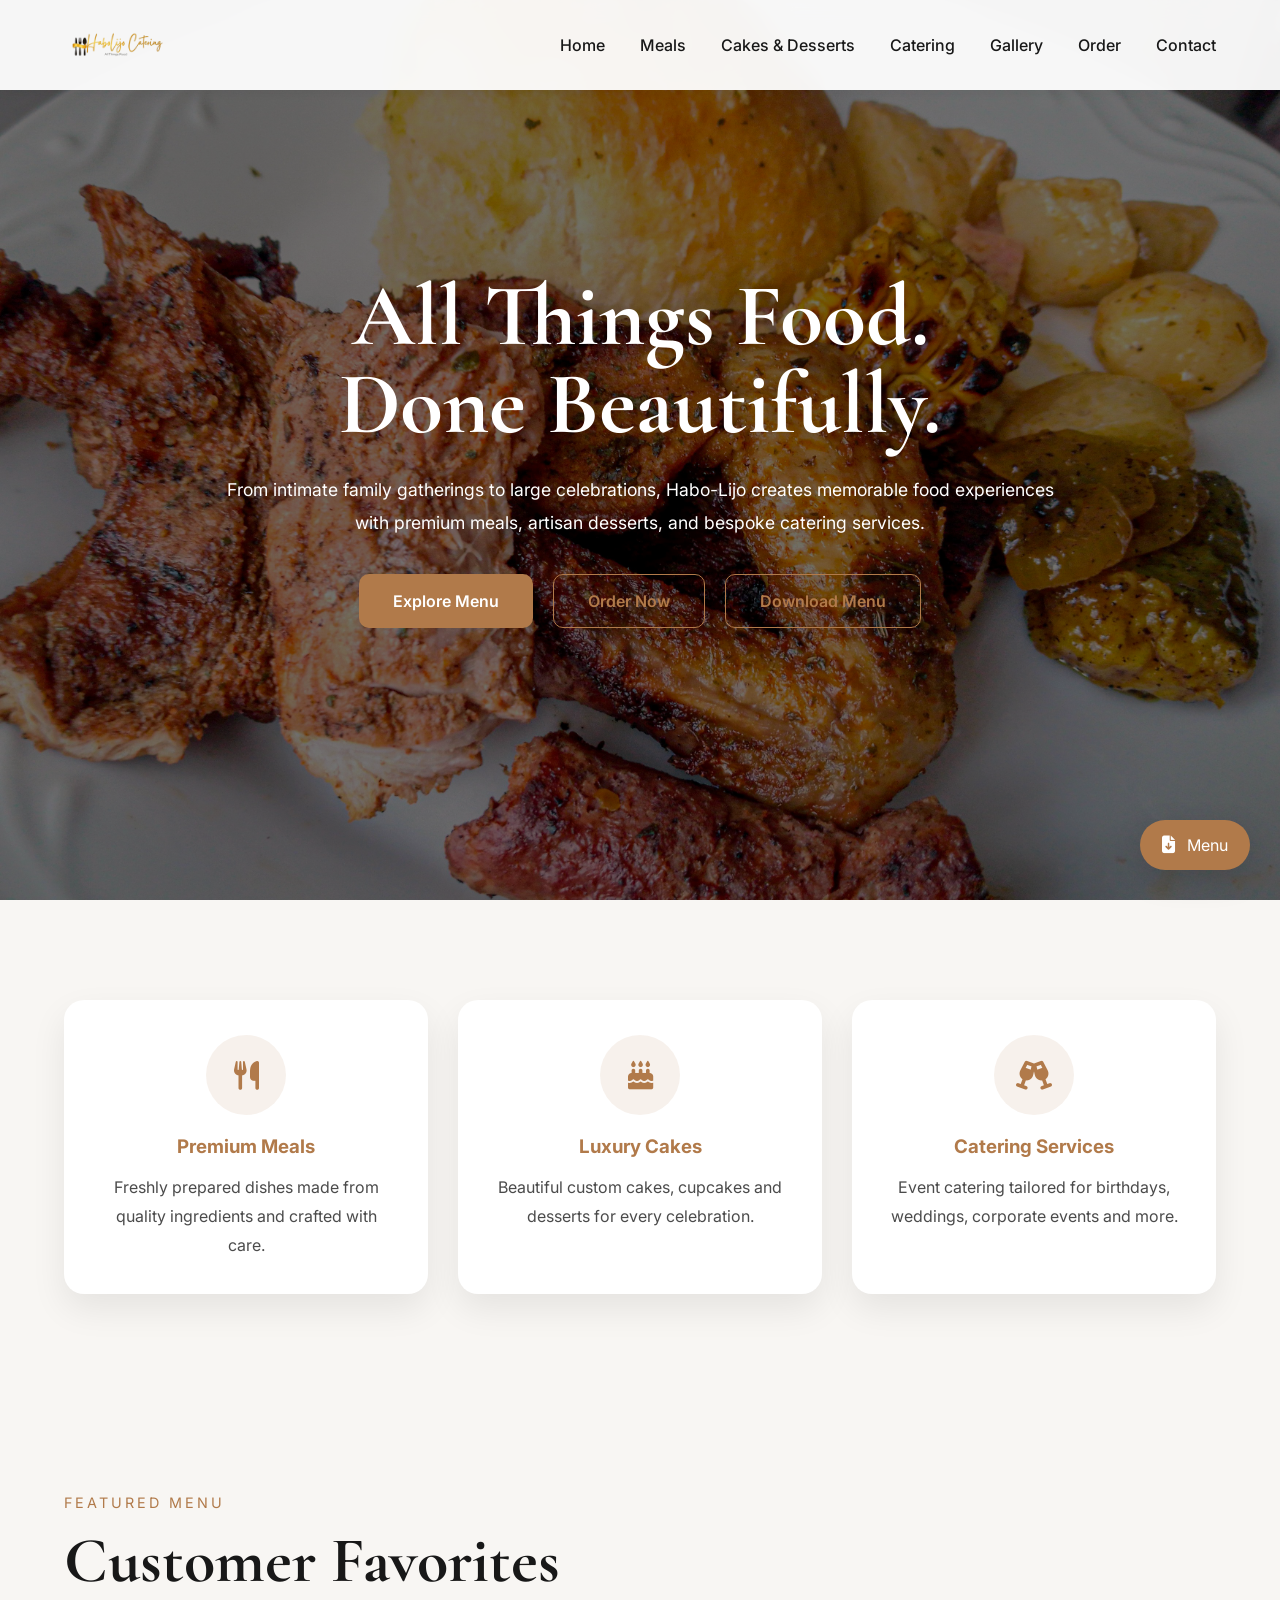
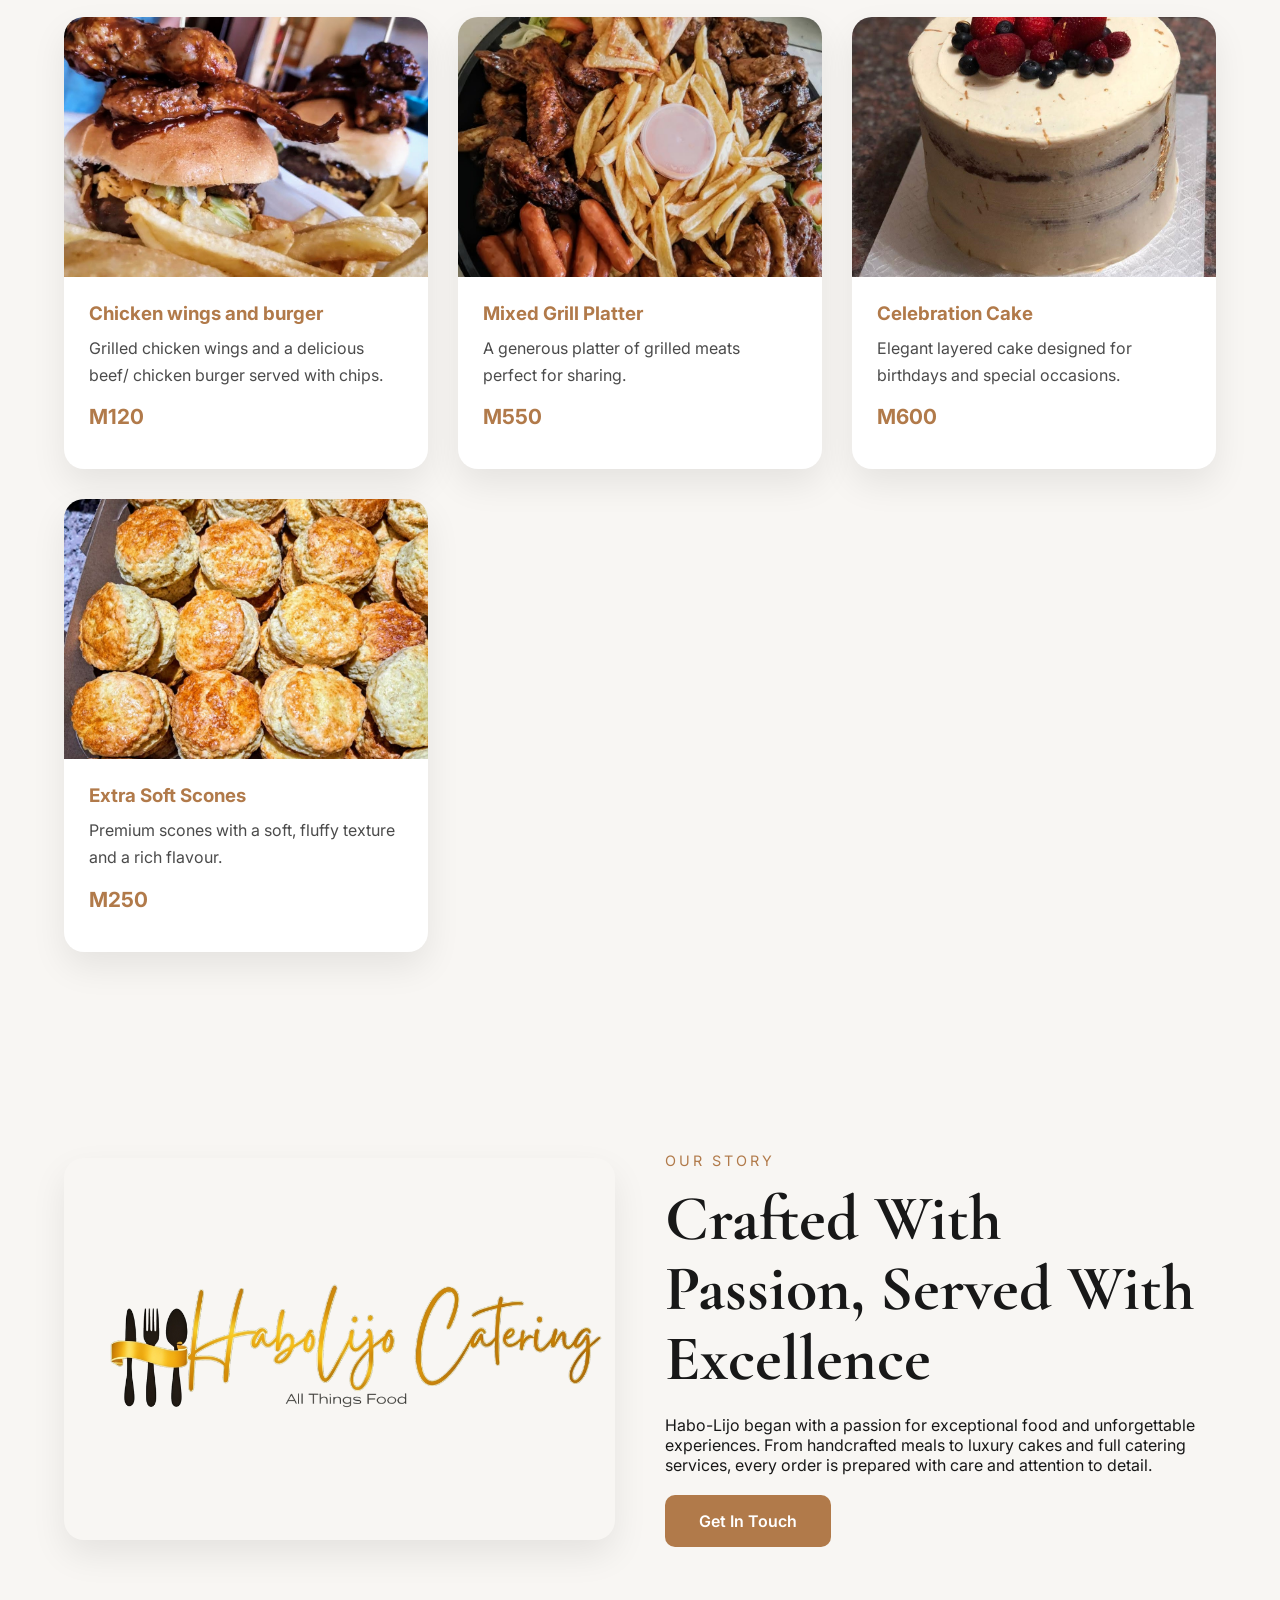
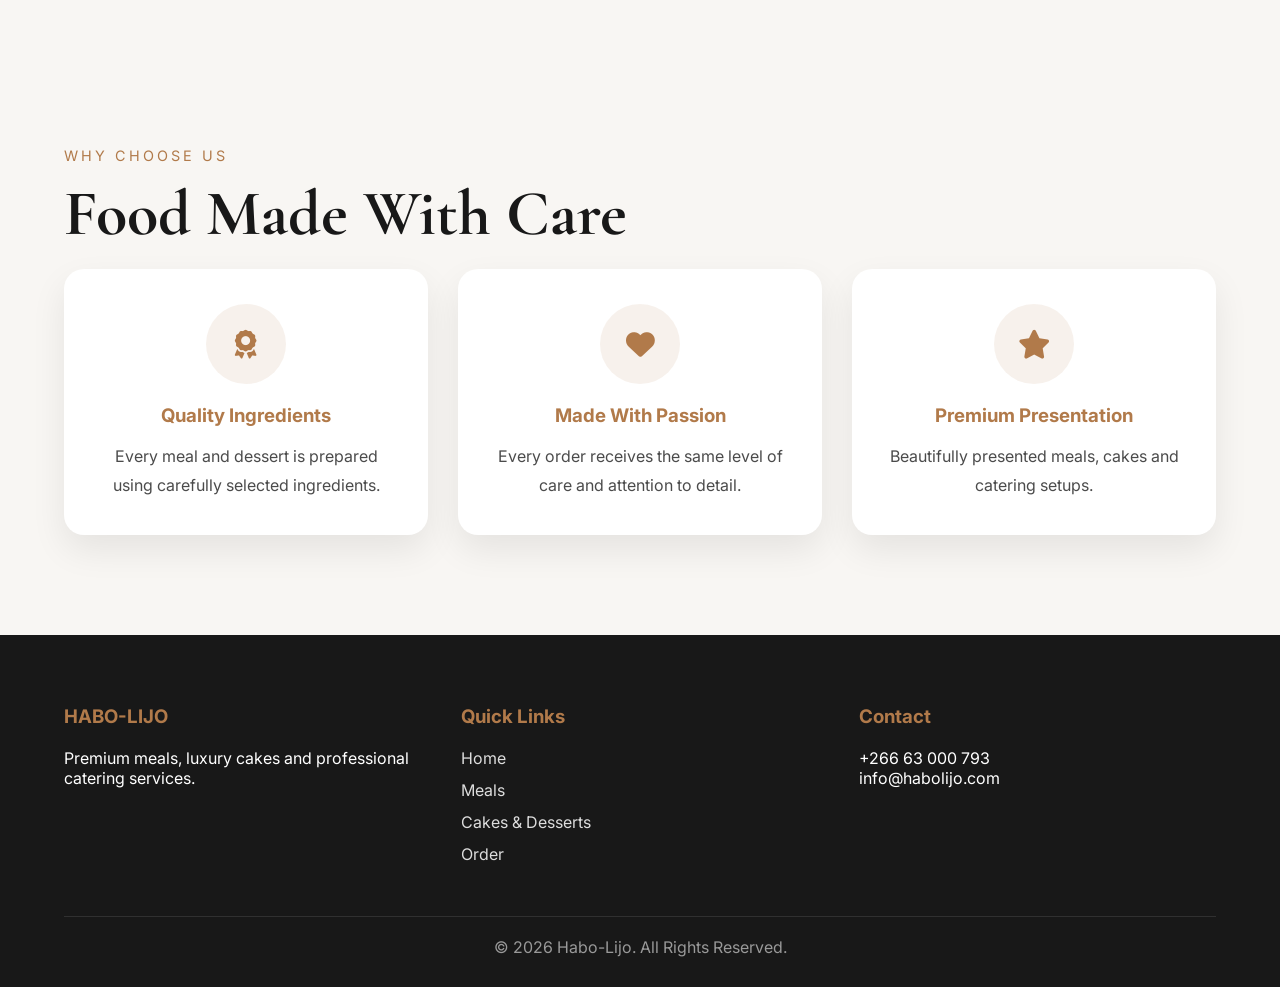
<file: index.html>
<!DOCTYPE html>
<html lang="en">

<head>

    <meta charset="UTF-8">

    <meta
        name="viewport"
        content="width=device-width, initial-scale=1.0">

    <title>
        Habo-Lijo | All Things Food
    </title>

    <!-- Google Fonts -->

    <link rel="preconnect"
        href="https://fonts.googleapis.com">

    <link rel="preconnect"
        href="https://fonts.gstatic.com"
        crossorigin>

    <link href="https://fonts.googleapis.com/css2?family=Cormorant+Garamond:wght@400;500;600;700&family=Inter:wght@300;400;500;600;700&display=swap"
        rel="stylesheet">

    <!-- Font Awesome -->

    <link rel="stylesheet"
        href="https://cdnjs.cloudflare.com/ajax/libs/font-awesome/6.5.2/css/all.min.css">

    <!-- Styles -->

    <link rel="stylesheet"
        href="css/style.css">

</head>

<body>

    <!-- ==========================================
         NAVBAR
    =========================================== -->

    <header class="navbar">

        <div class="container nav-container">

            <a href="index.html"
                class="logo">

                <img
                    src="images/logo.png"
                    alt="Habo-Lijo">

            </a>

            <nav class="nav-links">

                <a href="index.html">Home</a>

                <a href="meals.html">Meals</a>

                <a href="cakes.html">
                    Cakes & Desserts
                </a>

                <a href="catering.html">
                    Catering
                </a>

                <a href="gallery.html">
                    Gallery
                </a>

                <a href="order.html">
                    Order
                </a>

                <a href="contact.html">
                    Contact
                </a>

            </nav>

            <div class="menu-toggle">

                <i class="fa-solid fa-bars"></i>

            </div>

        </div>

    </header>

    <!-- ==========================================
         HERO
    =========================================== -->

    <section class="hero">

        <div class="hero-content">

          

            <h1>

               All Things Food.
                <br>

                Done Beautifully.
                <br>


            </h1>

            <p>

                From intimate family gatherings
                to large celebrations,
                Habo-Lijo creates memorable food
                experiences with premium meals,
                artisan desserts, and bespoke
                catering services.

            </p>

            <div class="hero-buttons">

                <a href="meals.html"
                    class="btn btn-primary">

                    Explore Menu

                </a>

                <a href="order.html"
                    class="btn btn-secondary">

                    Order Now

                </a>
                <a
href="assets/menu.pdf"
download
class="btn btn-secondary">

Download Menu

</a>

            </div>

        </div>

    </section>

    <!-- ==========================================
         FEATURES
    =========================================== -->

    <section>

        <div class="container">

            <div class="features">

                <div class="feature-card">

                    <div class="feature-icon">

                        <i class="fa-solid fa-utensils"></i>

                    </div>

                    <h3>

                        Premium Meals

                    </h3>

                    <p>

                        Freshly prepared dishes made
                        from quality ingredients and
                        crafted with care.

                    </p>

                </div>

                <div class="feature-card">

                    <div class="feature-icon">

                        <i class="fa-solid fa-cake-candles"></i>

                    </div>

                    <h3>

                        Luxury Cakes

                    </h3>

                    <p>

                        Beautiful custom cakes,
                        cupcakes and desserts for
                        every celebration.

                    </p>

                </div>

                <div class="feature-card">

                    <div class="feature-icon">

                        <i class="fa-solid fa-champagne-glasses"></i>

                    </div>

                    <h3>

                        Catering Services

                    </h3>

                    <p>

                        Event catering tailored for
                        birthdays, weddings,
                        corporate events and more.

                    </p>

                </div>

            </div>

        </div>

    </section>

    <!-- ==========================================
         FEATURED ITEMS
    =========================================== -->

    <section>

        <div class="container">

            <p class="section-subtitle">

                Featured Menu

            </p>

            <h2 class="section-title">

                Customer Favorites

            </h2>

            <div class="card-grid">

                <!-- Meal 1 -->

                <div class="card">

                    <img
                        src="images/meals/chicken_and_burger.jpg"
                        class="card-image"
                        alt="Chicken">

                    <div class="card-content">

                        <h3>
                            Chicken wings and burger
                        </h3>

                        <p>

                            Grilled chicken wings 
                            and a delicious beef/ chicken burger served with
                            chips.

                        </p>

                        <span class="price">

                            M120

                        </span>

                    </div>

                </div>

                <!-- Meal 2 -->

                <div class="card">

                    <img
                        src="images/meals/Platter.jpg"
                        class="card-image"
                        alt="Platter">

                    <div class="card-content">

                        <h3>

                            Mixed Grill Platter

                        </h3>

                        <p>

                            A generous platter of
                            grilled meats perfect
                            for sharing.

                        </p>

                        <span class="price">

                            M550

                        </span>

                    </div>

                </div>

                <!-- Cake -->

                <div class="card">

                    <img
                        src="images/cakes/cake1.jpg"
                        class="card-image"
                        alt="Cake">

                    <div class="card-content">

                        <h3>

                            Celebration Cake

                        </h3>

                        <p>

                            Elegant layered cake
                            designed for birthdays
                            and special occasions.

                        </p>

                        <span class="price">

                            M600

                        </span>

                    </div>

                </div>

                <!-- Cake -->

                <div class="card">

                    <img
                        src="images/cakes/scones.jpg"
                        class="card-image"
                        alt="Cake">

                    <div class="card-content">

                        <h3>

                            Extra Soft Scones

                        </h3>

                        <p>

                            Premium scones with a soft, fluffy texture
                            and a rich flavour. 
                             
                          

                        </p>

                        <span class="price">

                            M250

                        </span>

                    </div>

                </div>

            </div>

        </div>

    </section>

    <!-- ==========================================
         ABOUT PREVIEW
    =========================================== -->

    <section>

        <div class="container">

            <div class="about-preview">

                <img
                    src="images/logo.png"
                    alt="Habo-Lijo">

                <div>

                    <p class="section-subtitle">

                        Our Story

                    </p>

                    <h2 class="section-title">

                        Crafted With Passion,
                        Served With Excellence

                    </h2>

                    <p>

                        Habo-Lijo began with a
                        passion for exceptional
                        food and unforgettable
                        experiences.

                        From handcrafted meals to
                        luxury cakes and full
                        catering services,
                        every order is prepared
                        with care and attention
                        to detail.

                    </p>

                    <br>

                    <a href="contact.html"
                        class="btn btn-primary">

                        Get In Touch

                    </a>

                </div>

            </div>

        </div>

    </section>

<section>

    <div class="container">

        <p class="section-subtitle">
            Why Choose Us
        </p>

        <h2 class="section-title">
            Food Made With Care
        </h2>

        <div class="card-grid">

            <div class="feature-card">

                <div class="feature-icon">
                    <i class="fa-solid fa-award"></i>
                </div>

                <h3>Quality Ingredients</h3>

                <p>
                    Every meal and dessert is prepared
                    using carefully selected ingredients.
                </p>

            </div>

            <div class="feature-card">

                <div class="feature-icon">
                    <i class="fa-solid fa-heart"></i>
                </div>

                <h3>Made With Passion</h3>

                <p>
                    Every order receives the same level
                    of care and attention to detail.
                </p>

            </div>

            <div class="feature-card">

                <div class="feature-icon">
                    <i class="fa-solid fa-star"></i>
                </div>

                <h3>Premium Presentation</h3>

                <p>
                    Beautifully presented meals,
                    cakes and catering setups.
                </p>

            </div>

        </div>

    </div>

</section>
<!-- FLOATING MENU BUTTON -->

<a
href="assets/menu.pdf"
download
class="floating-menu">

    <i class="fa-solid fa-file-arrow-down"></i>

    <span>Menu</span>

</a>
    <!-- ==========================================
         FOOTER
    =========================================== -->

    <footer class="footer">

        <div class="container">

            <div class="footer-grid">

                <div>

                    <h3>

                        HABO-LIJO

                    </h3>

                    <p>

                        Premium meals, luxury
                        cakes and professional
                        catering services.

                    </p>

                </div>

                <div>

                    <h3>

                        Quick Links

                    </h3>

                    <a href="index.html">
                        Home
                    </a>

                    <a href="meals.html">
                        Meals
                    </a>

                    <a href="cakes.html">
                        Cakes & Desserts
                    </a>

                    <a href="order.html">
                        Order
                    </a>

                </div>

                <div>

                    <h3>

                        Contact

                    </h3>

                    <p>
                        +266 63 000 793
                    </p>

                    <p>
                        info@habolijo.com
                    </p>

                </div>

            </div>

            <div class="footer-bottom">

                © 2026 Habo-Lijo.
                All Rights Reserved.

            </div>

        </div>

    </footer>

    <script src="js/main.js"></script>

</body>

</html>
</file>
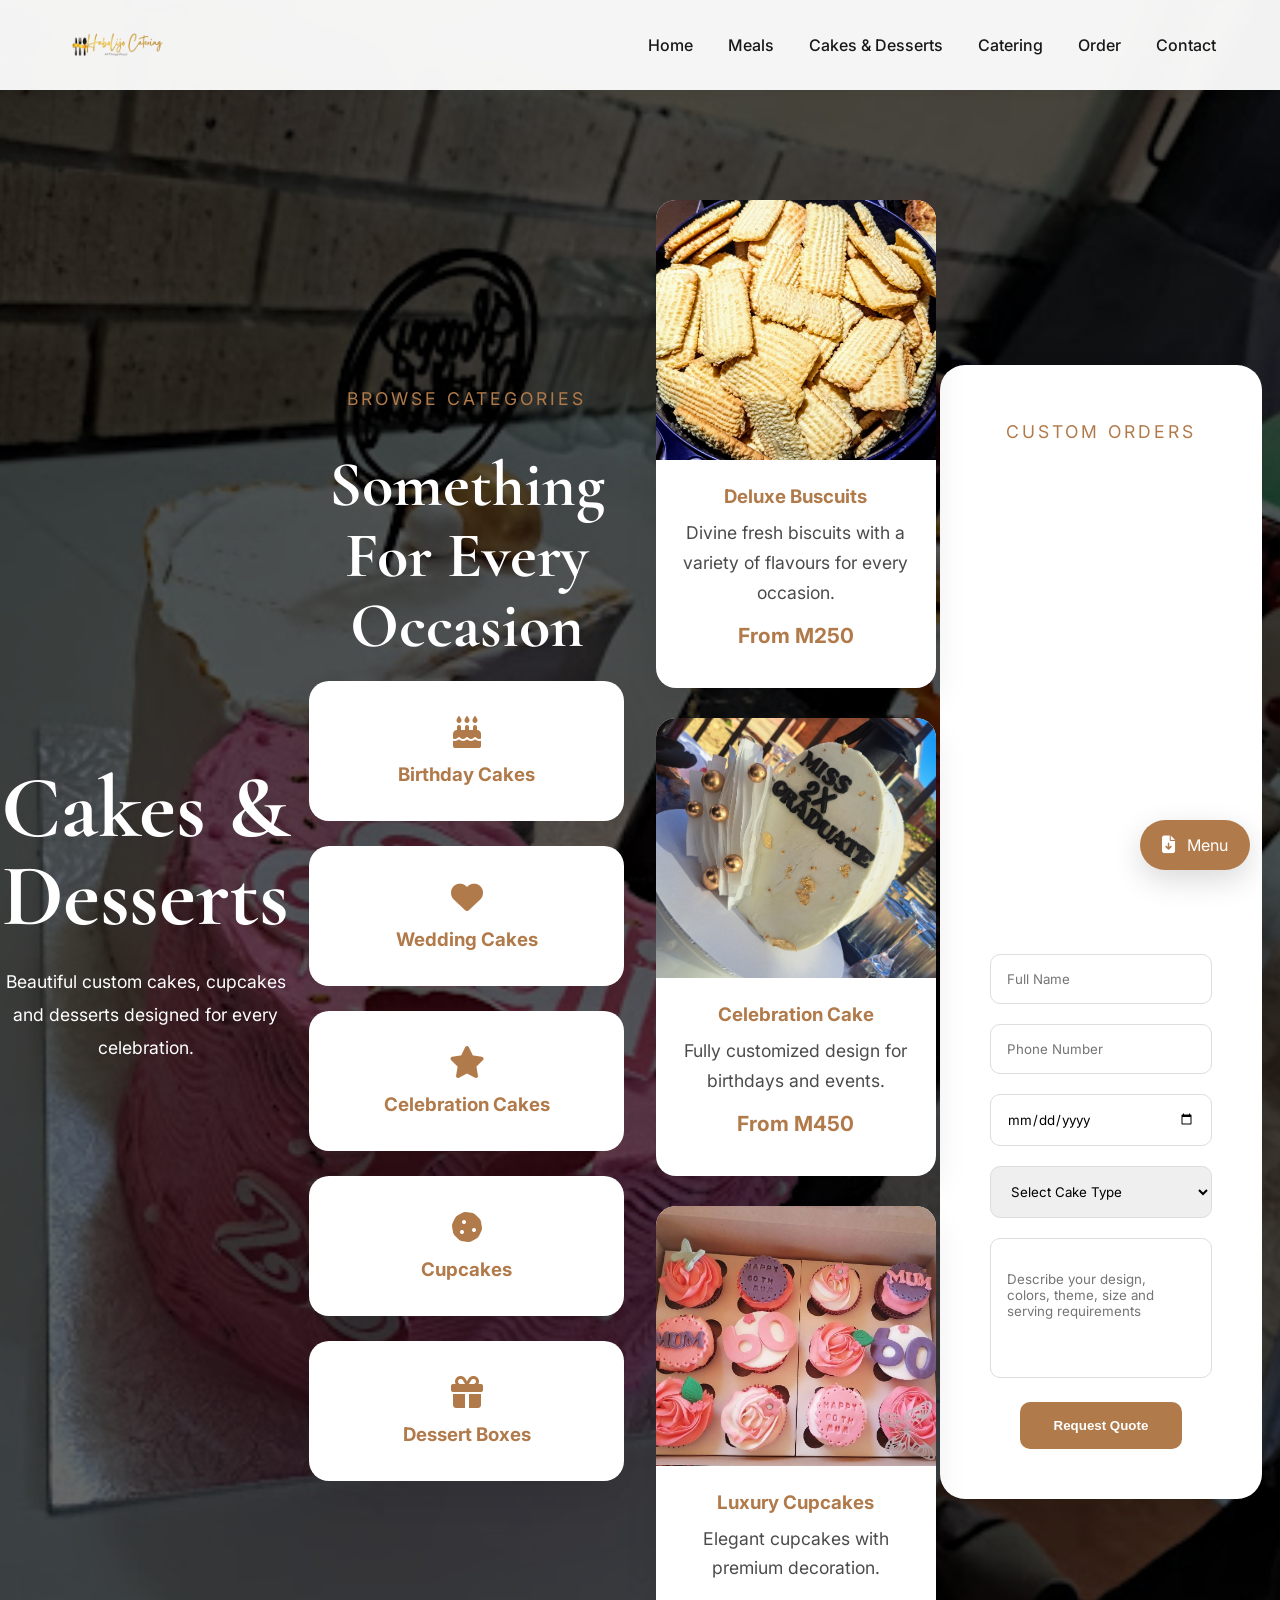
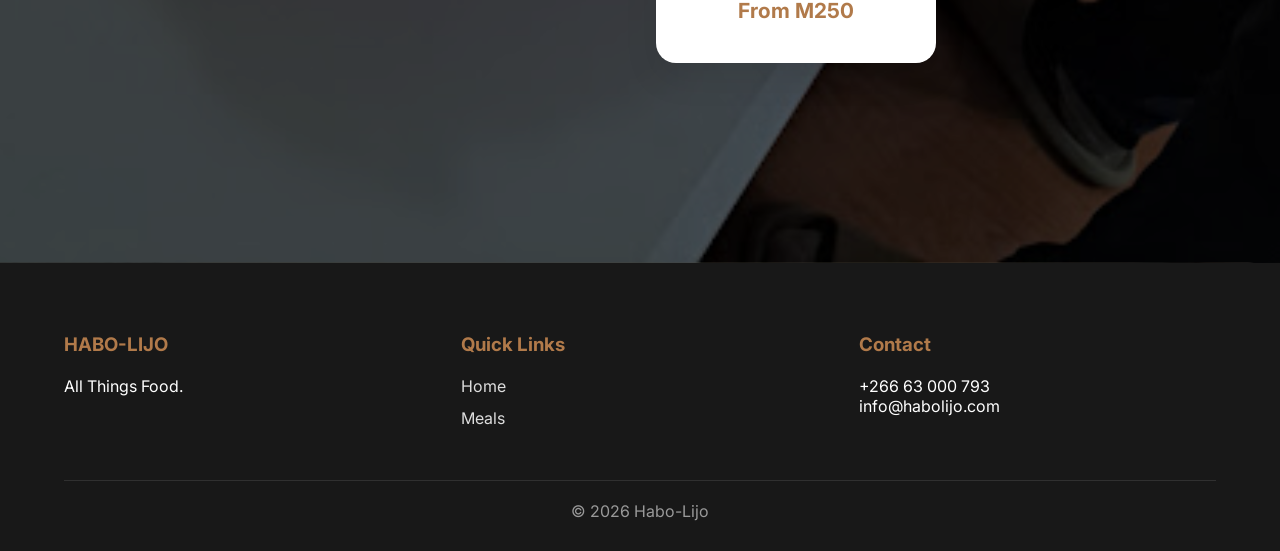
<file: cakes.html>
<!DOCTYPE html>
<html lang="en">

<head>

    <meta charset="UTF-8">

    <meta
        name="viewport"
        content="width=device-width, initial-scale=1.0">

    <title>
        Meals | Habo-Lijo
    </title>

    <link rel="preconnect"
        href="https://fonts.googleapis.com">

    <link rel="preconnect"
        href="https://fonts.gstatic.com"
        crossorigin>

    <link href="https://fonts.googleapis.com/css2?family=Cormorant+Garamond:wght@400;500;600;700&family=Inter:wght@300;400;500;600;700&display=swap"
        rel="stylesheet">

    <link rel="stylesheet"
        href="https://cdnjs.cloudflare.com/ajax/libs/font-awesome/6.5.2/css/all.min.css">

    <link rel="stylesheet"
        href="css/style.css">

</head>

<body>

    <!-- NAVBAR -->

    <header class="navbar">

        <div class="container nav-container">

            <a href="index.html"
                class="logo">

                <img
                    src="images/logo.png"
                    alt="Habo-Lijo">

            </a>

            <nav class="nav-links">

                <a href="index.html">Home</a>

                <a href="meals.html">Meals</a>

                <a href="cakes.html">
                    Cakes & Desserts
                </a>

                <a href="catering.html">
                    Catering
                </a>

              
                <a href="order.html">
                    Order
                </a>

                <a href="contact.html">
                    Contact
                </a>

            </nav>

            <div class="menu-toggle">

                <i class="fa-solid fa-bars"></i>

            </div>

        </div>

    </header>
<!-- HERO -->

<section class="hero"
style="
min-height:60vh;
background:
linear-gradient(
rgba(0,0,0,.6),
rgba(0,0,0,.6)),
url('images/cakes/cake-hero.jpg');
background-size:cover;
background-position:center;
">

    <div class="hero-content">

        <h1>
            Cakes & Desserts
        </h1>

        <p>

            Beautiful custom cakes,
            cupcakes and desserts
            designed for every celebration.

        </p>

    </div>

    
<section>

    <div class="container">

        <p class="section-subtitle">

            Browse Categories

        </p>

        <h2 class="section-title">

            Something For Every Occasion

        </h2>

        <div class="cake-categories">

            <div class="category-card">

                <i class="fa-solid fa-cake-candles"></i>

                <h3>Birthday Cakes</h3>

            </div>

            <div class="category-card">

                <i class="fa-solid fa-heart"></i>

                <h3>Wedding Cakes</h3>

            </div>

            <div class="category-card">

                <i class="fa-solid fa-star"></i>

                <h3>Celebration Cakes</h3>

            </div>

            <div class="category-card">

                <i class="fa-solid fa-cookie"></i>

                <h3>Cupcakes</h3>

            </div>

            <div class="category-card">

                <i class="fa-solid fa-gift"></i>

                <h3>Dessert Boxes</h3>

            </div>

        </div>

    </div>

</section>

<section>

    <div class="container">

        <div class="card-grid">

               <!-- Cake -->

            <div class="card">

                <img
                src="images/cakes/b.jpg"
                class="card-image">

                <div class="card-content">

                    <h3>
                         Deluxe Buscuits
                    </h3>

                    <p>

                        Divine fresh biscuits with a variety of flavours for every occasion.

                             

                    </p>

                    <span class="price">

                        From M250

                    </span>

                </div>

            </div>
            <!-- Cake -->

            <div class="card">

                <img
                src="images/cakes/grad-cake.jpg"
                class="card-image">

                <div class="card-content">

                    <h3>
                        Celebration Cake
                    </h3>

                    <p>

                        Fully customized design
                        for birthdays and events.

                    </p>

                    <span class="price">

                        From M450

                    </span>

                </div>

            </div>

            <!-- Cake -->

            <div class="card">

                <img
                src="images/cakes/cupcakes.jpg"
                class="card-image">

                <div class="card-content">

                    <h3>
                        Luxury Cupcakes
                    </h3>

                    <p>

                        Elegant cupcakes
                        with premium decoration.

                    </p>

                    <span class="price">

                        From M250

                    </span>

                </div>

            </div>

            <!-- Duplicate for more cakes -->

        </div>

    </div>

</section> 

<section class="custom-cake">

    <div class="container">

        <div class="custom-order-box">

            <p class="section-subtitle">

                Custom Orders

            </p>

            <h2 class="section-title">

                Design Your Dream Cake

            </h2>

            <p>

                Tell us exactly what you're
                looking for and we'll create
                something special for your event.

            </p>

            <form id="customCakeForm">

                <div class="form-group">

                    <input
                    type="text"
                    class="form-control"
                    placeholder="Full Name"
                    required>

                </div>

                <div class="form-group">

                    <input
                    type="tel"
                    class="form-control"
                    placeholder="Phone Number"
                    required>

                </div>

                <div class="form-group">

                    <input
                    type="date"
                    class="form-control"
                    required>

                </div>

                <div class="form-group">

                    <select
                    class="form-control">

                        <option>
                            Select Cake Type
                        </option>

                        <option>
                            Birthday Cake
                        </option>

                        <option>
                            Wedding Cake
                        </option>

                        <option>
                            Celebration Cake
                        </option>

                        <option>
                            Cupcakes
                        </option>

                    </select>

                </div>

                <div class="form-group">

                    <textarea
                    class="form-control"
                    placeholder="
Describe your design,
colors, theme, size and
serving requirements"></textarea>

                </div>

                <button
                class="btn btn-primary">

                    Request Quote

                </button>

            </form>

        </div>

    </div>

</section>

<!-- FLOATING MENU BUTTON -->

<a
href="assets/menu.pdf"
download
class="floating-menu">

    <i class="fa-solid fa-file-arrow-down"></i>

    <span>Menu</span>

</a>

</section>
   <!-- FOOTER -->

    <footer class="footer">

        <div class="container">

            <div class="footer-grid">

                <div>

                    <h3>

                        HABO-LIJO

                    </h3>

                    <p>

                        All Things Food.

                    </p>

                </div>

                <div>

                    <h3>

                        Quick Links

                    </h3>

                    <a href="index.html">
                        Home
                    </a>

                  
                    <a href="meals.html">
                        Meals
                    </a>

                </div>

                <div>

                    <h3>

                        Contact

                    </h3>

                    <p>
                        +266 63 000 793
                    </p>

                    <p>
                        info@habolijo.com
                    </p>

                </div>

            </div>

            <div class="footer-bottom">

                © 2026 Habo-Lijo

            </div>

        </div>

    </footer>

    <script src="js/main.js"></script>
    <script src="js/cakes.js"></script>

</body>

</html>
</file>
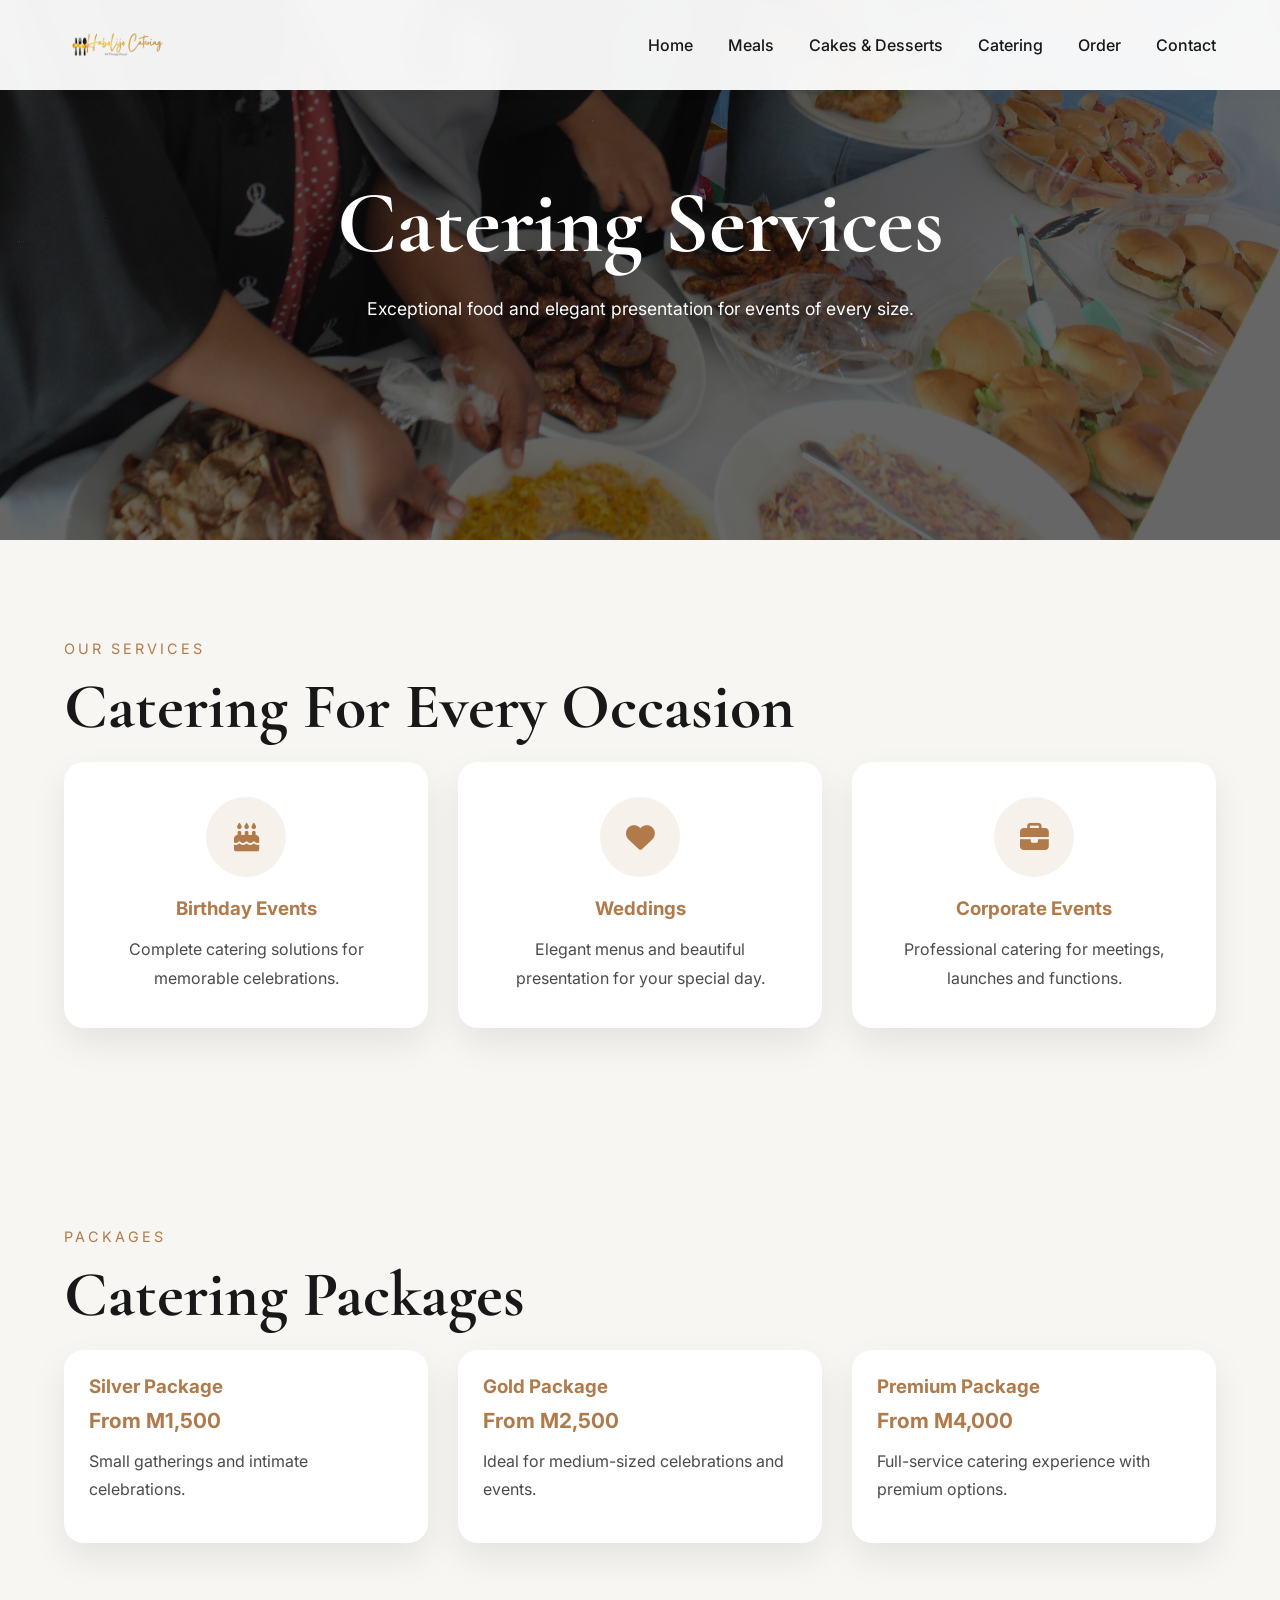
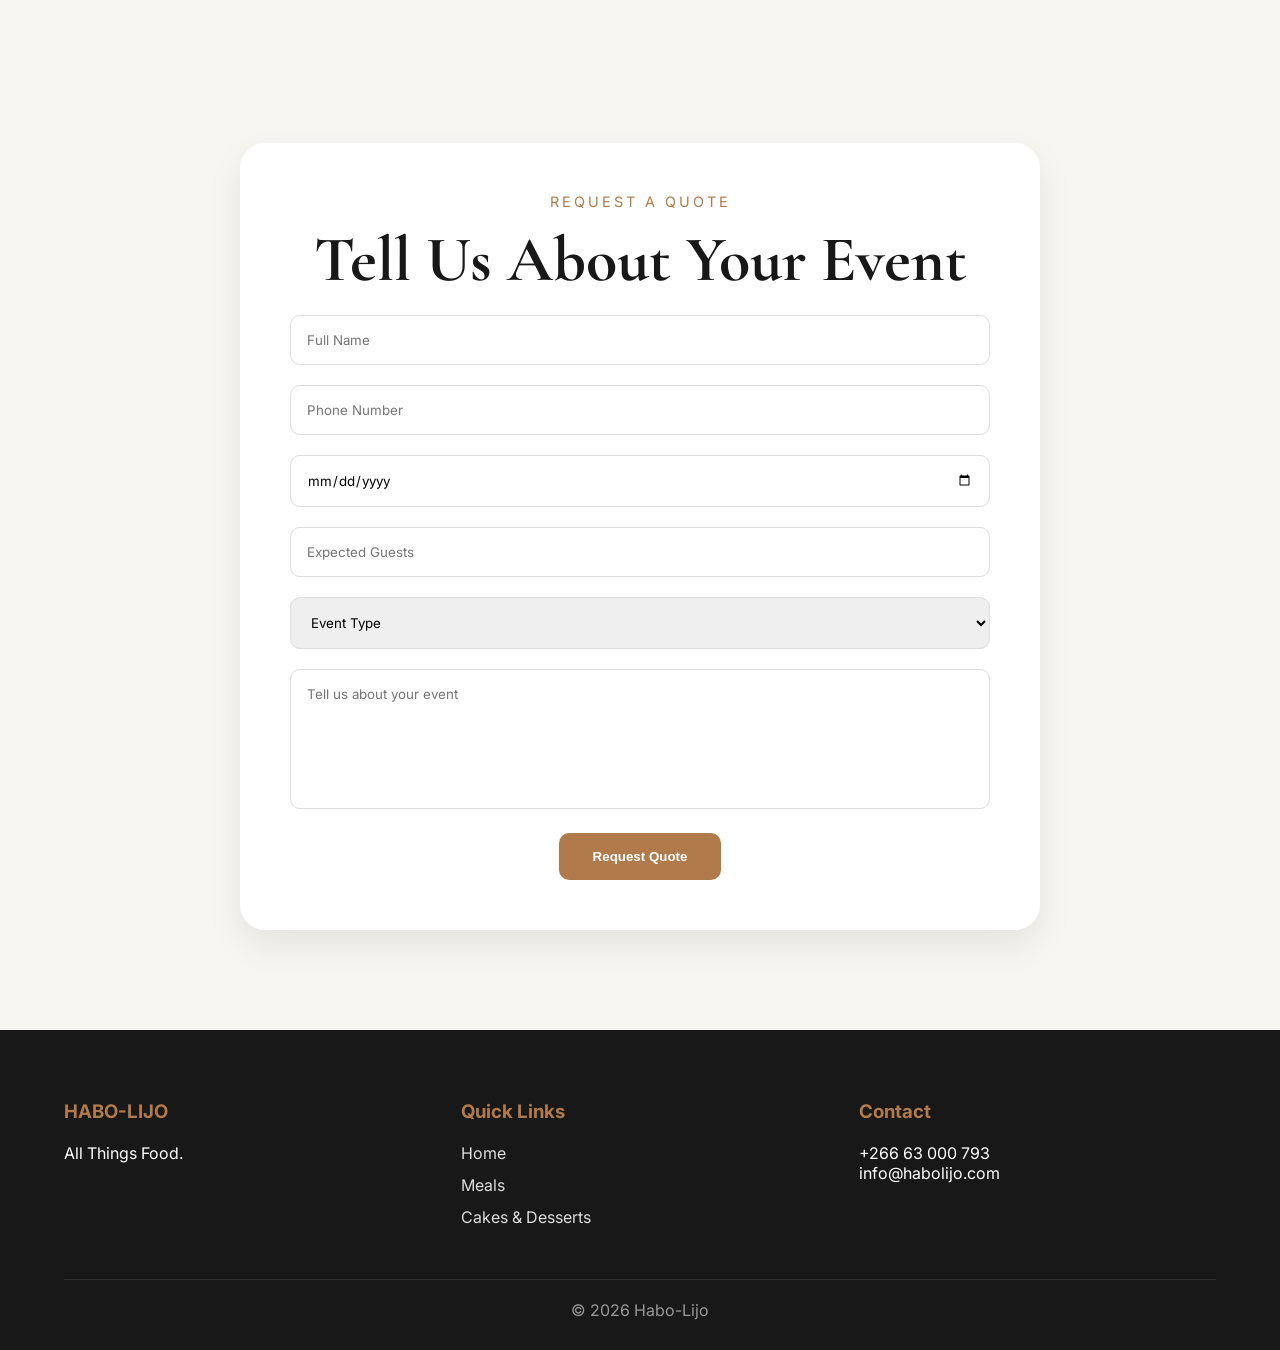
<file: catering.html>
<!DOCTYPE html>
<html lang="en">

<head>

    <meta charset="UTF-8">

    <meta
        name="viewport"
        content="width=device-width, initial-scale=1.0">

    <title>
        Meals | Habo-Lijo
    </title>

    <link rel="preconnect"
        href="https://fonts.googleapis.com">

    <link rel="preconnect"
        href="https://fonts.gstatic.com"
        crossorigin>

    <link href="https://fonts.googleapis.com/css2?family=Cormorant+Garamond:wght@400;500;600;700&family=Inter:wght@300;400;500;600;700&display=swap"
        rel="stylesheet">

    <link rel="stylesheet"
        href="https://cdnjs.cloudflare.com/ajax/libs/font-awesome/6.5.2/css/all.min.css">

    <link rel="stylesheet"
        href="css/style.css">

</head>

<body>

    <!-- NAVBAR -->

    <header class="navbar">

        <div class="container nav-container">

            <a href="index.html"
                class="logo">

                <img
                    src="images/logo.png"
                    alt="Habo-Lijo">

            </a>

            <nav class="nav-links">

                <a href="index.html">Home</a>

                <a href="meals.html">Meals</a>

                <a href="cakes.html">
                    Cakes & Desserts
                </a>

                <a href="catering.html">
                    Catering
                </a>

      
                <a href="order.html">
                    Order
                </a>

                <a href="contact.html">
                    Contact
                </a>

            </nav>

            <div class="menu-toggle">

                <i class="fa-solid fa-bars"></i>

            </div>

        </div>

    </header>
        <section class="hero"
        style="
        min-height:60vh;
        background:
        linear-gradient(
        rgba(0,0,0,.6),
        rgba(0,0,0,.6)),
        url('images/catering/catering.jpg');
        background-size:cover;
        background-position:center;
        ">

    <div class="hero-content">

        <h1>
            Catering Services
        </h1>

        <p>

            Exceptional food and elegant
            presentation for events of
            every size.

        </p>

    </div>

</section>

<section>

    <div class="container">

        <p class="section-subtitle">
            Our Services
        </p>

        <h2 class="section-title">
            Catering For Every Occasion
        </h2>

        <div class="card-grid">

            <div class="feature-card">

                <div class="feature-icon">
                    <i class="fa-solid fa-cake-candles"></i>
                </div>

                <h3>Birthday Events</h3>

                <p>
                    Complete catering solutions
                    for memorable celebrations.
                </p>

            </div>

            <div class="feature-card">

                <div class="feature-icon">
                    <i class="fa-solid fa-heart"></i>
                </div>

                <h3>Weddings</h3>

                <p>
                    Elegant menus and beautiful
                    presentation for your special day.
                </p>

            </div>

            <div class="feature-card">

                <div class="feature-icon">
                    <i class="fa-solid fa-briefcase"></i>
                </div>

                <h3>Corporate Events</h3>

                <p>
                    Professional catering for
                    meetings, launches and functions.
                </p>

            </div>

        </div>

    </div>

</section>

<section>

    <div class="container">

        <p class="section-subtitle">
            Packages
        </p>

        <h2 class="section-title">
            Catering Packages
        </h2>

        <div class="card-grid">

            <div class="card">

                <div class="card-content">

                    <h3>Silver Package</h3>

                    <span class="price">
                        From M1,500
                    </span>

                    <p>
                        Small gatherings and
                        intimate celebrations.
                    </p>

                </div>

            </div>

            <div class="card">

                <div class="card-content">

                    <h3>Gold Package</h3>

                    <span class="price">
                        From M2,500
                    </span>

                    <p>
                        Ideal for medium-sized
                        celebrations and events.
                    </p>

                </div>

            </div>

            <div class="card">

                <div class="card-content">

                    <h3>Premium Package</h3>

                    <span class="price">
                        From M4,000
                    </span>

                    <p>
                        Full-service catering
                        experience with premium options.
                    </p>

                </div>

            </div>

        </div>

    </div>

</section>

<section>

    <div class="container">

        <div class="custom-order-box">

            <p class="section-subtitle">
                Request A Quote
            </p>

            <h2 class="section-title">
                Tell Us About Your Event
            </h2>

            <form id="cateringForm">

                <div class="form-group">

                    <input
                    type="text"
                    class="form-control"
                    placeholder="Full Name"
                    required>

                </div>

                <div class="form-group">

                    <input
                    type="tel"
                    class="form-control"
                    placeholder="Phone Number"
                    required>

                </div>

                <div class="form-group">

                    <input
                    type="date"
                    class="form-control"
                    required>

                </div>

                <div class="form-group">

                    <input
                    type="number"
                    class="form-control"
                    placeholder="Expected Guests"
                    required>

                </div>

                <div class="form-group">

                    <select
                    class="form-control">

                        <option>
                            Event Type
                        </option>

                        <option>
                            Birthday
                        </option>

                        <option>
                            Wedding
                        </option>

                        <option>
                            Corporate
                        </option>

                        <option>
                            Other
                        </option>

                    </select>

                </div>

                <div class="form-group">

                    <textarea
                    class="form-control"
                    placeholder="Tell us about your event"></textarea>

                </div>

                <button
                class="btn btn-primary">

                    Request Quote

                </button>

            </form>

        </div>

    </div>

</section>

   <!-- FOOTER -->

    <footer class="footer">

        <div class="container">

            <div class="footer-grid">

                <div>

                    <h3>

                        HABO-LIJO

                    </h3>

                    <p>

                        All Things Food.

                    </p>

                </div>

                <div>

                    <h3>

                        Quick Links

                    </h3>

                    <a href="index.html">
                        Home
                    </a>

                  
                    <a href="meals.html">
                        Meals
                    </a>
                    <a href="cakes.html">
                        Cakes & Desserts
                    </a>

                </div>

                <div>

                    <h3>

                        Contact

                    </h3>

                    <p>
                        +266 63 000 793
                    </p>

                    <p>
                        info@habolijo.com
                    </p>

                </div>

            </div>

            <div class="footer-bottom">

                © 2026 Habo-Lijo

            </div>

        </div>

    </footer>

    <script src="js/main.js"></script>
    <script src="js/catering.js"></script>

</body>

</html>
</file>
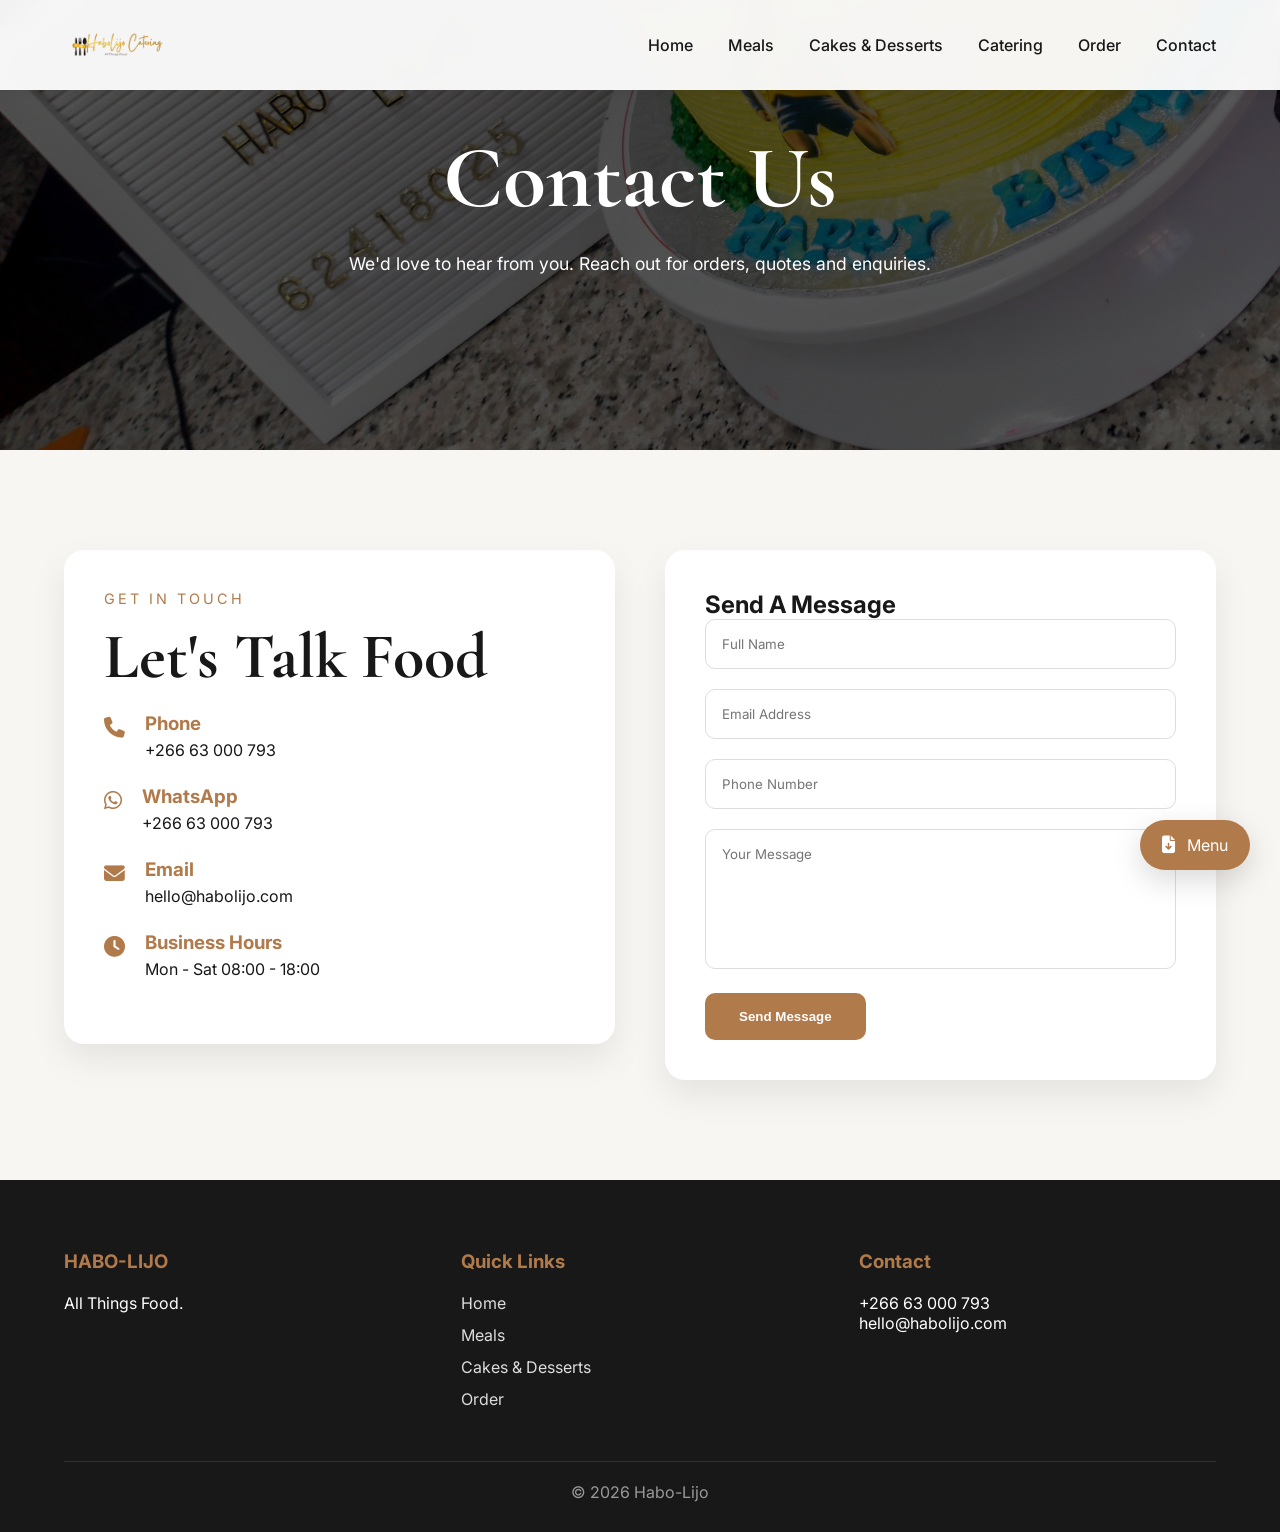
<file: contact.html>
<!DOCTYPE html>
<html lang="en">

<head>

    <meta charset="UTF-8">

    <meta name="viewport"
          content="width=device-width, initial-scale=1.0">

    <title>
        Contact | Habo-Lijo
    </title>

    <link rel="preconnect"
          href="https://fonts.googleapis.com">

    <link rel="preconnect"
          href="https://fonts.gstatic.com"
          crossorigin>

    <link href="https://fonts.googleapis.com/css2?family=Cormorant+Garamond:wght@400;500;600;700&family=Inter:wght@300;400;500;600;700&display=swap"
          rel="stylesheet">

    <link rel="stylesheet"
          href="https://cdnjs.cloudflare.com/ajax/libs/font-awesome/6.5.2/css/all.min.css">

    <link rel="stylesheet"
          href="css/style.css">

</head>

<body>

    <!-- NAVBAR -->

    <header class="navbar">

        <div class="container nav-container">

            <a href="index.html"
               class="logo">

                <img src="images/logo.png"
                     alt="Habo-Lijo">

            </a>

            <nav class="nav-links">

                <a href="index.html">Home</a>

                <a href="meals.html">Meals</a>

                <a href="cakes.html">
                    Cakes & Desserts
                </a>

                <a href="catering.html">
                    Catering
                </a>

                <a href="order.html">
                    Order
                </a>

                <a href="contact.html">
                    Contact
                </a>

            </nav>

            <div class="menu-toggle">
                <i class="fa-solid fa-bars"></i>
            </div>

        </div>

    </header>

    <!-- HERO -->

    <section class="hero"
    style="
    min-height:50vh;
    background:
    linear-gradient(
    rgba(0,0,0,.65),
    rgba(0,0,0,.65)),
    url('images/catering/contact-banner.jpg');
    background-size:cover;
    background-position:center;
    ">

        <div class="hero-content">

            <h1>
                Contact Us
            </h1>

            <p>

                We'd love to hear from you.
                Reach out for orders,
                quotes and enquiries.

            </p>

        </div>

    </section>

    <!-- CONTACT -->

    <section>

        <div class="container">

            <div class="contact-grid">

                <!-- LEFT -->

                <div class="contact-info">

                    <p class="section-subtitle">

                        Get In Touch

                    </p>

                    <h2 class="section-title">

                        Let's Talk Food

                    </h2>

                    <div class="contact-item">

                        <i class="fa-solid fa-phone"></i>

                        <div>

                            <h3>Phone</h3>

                            <p>
                                +266 63 000 793
                            </p>

                        </div>

                    </div>

                    <div class="contact-item">

                        <i class="fa-brands fa-whatsapp"></i>

                        <div>

                            <h3>WhatsApp</h3>

                            <p>
                                +266 63 000 793
                            </p>

                        </div>

                    </div>

                    <div class="contact-item">

                        <i class="fa-solid fa-envelope"></i>

                        <div>

                            <h3>Email</h3>

                            <p>
                                hello@habolijo.com
                            </p>

                        </div>

                    </div>

                    <div class="contact-item">

                        <i class="fa-solid fa-clock"></i>

                        <div>

                            <h3>Business Hours</h3>

                            <p>
                                Mon - Sat
                                08:00 - 18:00
                            </p>

                        </div>

                    </div>

                </div>

                <!-- RIGHT -->

                <div class="contact-form-box">

                    <h2>
                        Send A Message
                    </h2>

                    <form id="contactForm">

                        <div class="form-group">

                            <input
                                type="text"
                                class="form-control"
                                placeholder="Full Name"
                                required>

                        </div>

                        <div class="form-group">

                            <input
                                type="email"
                                class="form-control"
                                placeholder="Email Address"
                                required>

                        </div>

                        <div class="form-group">

                            <input
                                type="tel"
                                class="form-control"
                                placeholder="Phone Number">

                        </div>

                        <div class="form-group">

                            <textarea
                                class="form-control"
                                placeholder="Your Message"
                                required></textarea>

                        </div>

                        <button
                            type="submit"
                            class="btn btn-primary">

                            Send Message

                        </button>

                    </form>

                </div>

            </div>

        </div>

    </section>

    <!-- FLOATING MENU -->

    <a href="assets/menu.pdf"
       download
       class="floating-menu">

        <i class="fa-solid fa-file-arrow-down"></i>

        <span>Menu</span>

    </a>

    <!-- FOOTER -->

    <footer class="footer">

        <div class="container">

            <div class="footer-grid">

                <div>

                    <h3>HABO-LIJO</h3>

                    <p>
                        All Things Food.
                    </p>

                </div>

                <div>

                    <h3>Quick Links</h3>

                    <a href="index.html">
                        Home
                    </a>

                    <a href="meals.html">
                        Meals
                    </a>

                    <a href="cakes.html">
                        Cakes & Desserts
                    </a>

                    <a href="order.html">
                        Order
                    </a>

                </div>

                <div>

                    <h3>Contact</h3>

                    <p>
                        +266 63 000 793
                    </p>

                    <p>
                        hello@habolijo.com
                    </p>

                </div>

            </div>

            <div class="footer-bottom">

                © 2026 Habo-Lijo

            </div>

        </div>

    </footer>

    <script src="js/main.js"></script>
    <script src="js/contact.js"></script>

</body>

</html>
</file>
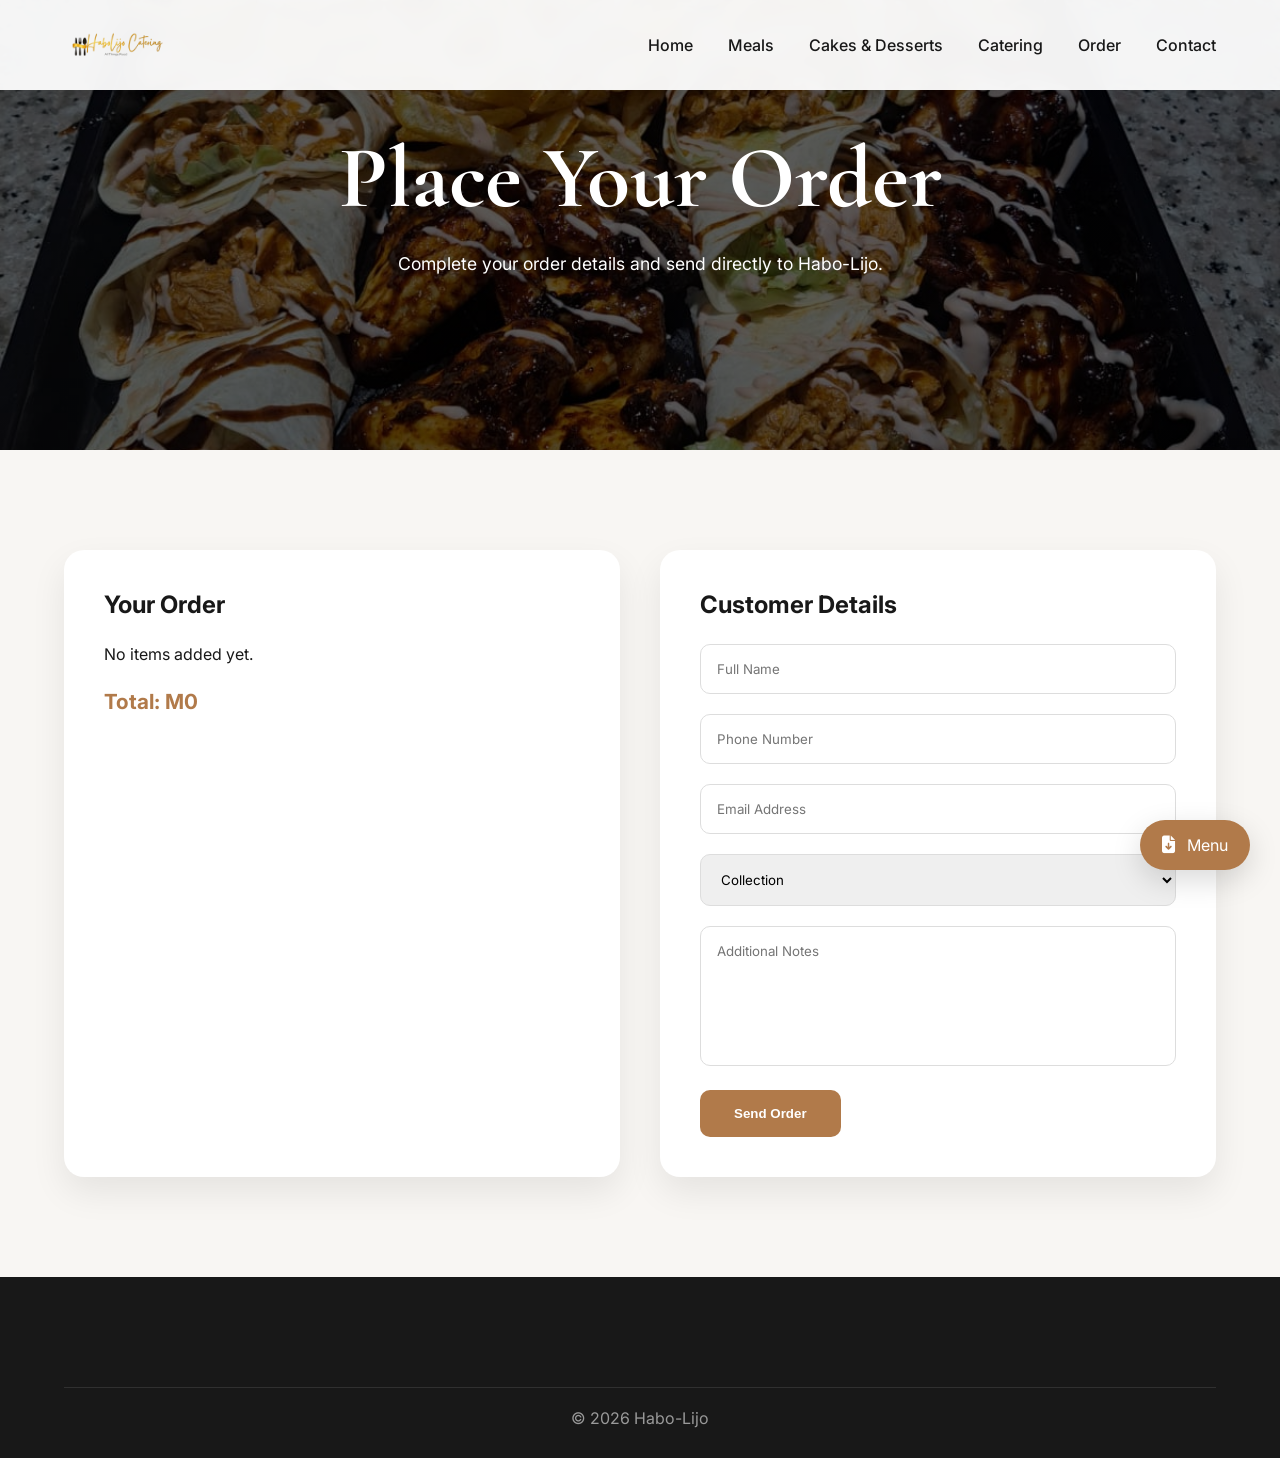
<file: order.html>
<!DOCTYPE html>
<html lang="en">

<head>

    <meta charset="UTF-8">

    <meta
        name="viewport"
        content="width=device-width, initial-scale=1.0">

    <title>
        Order | Habo-Lijo
    </title>

    <link rel="preconnect"
        href="https://fonts.googleapis.com">

    <link rel="preconnect"
        href="https://fonts.gstatic.com"
        crossorigin>

    <link href="https://fonts.googleapis.com/css2?family=Cormorant+Garamond:wght@400;500;600;700&family=Inter:wght@300;400;500;600;700&display=swap"
        rel="stylesheet">

    <link rel="stylesheet"
        href="https://cdnjs.cloudflare.com/ajax/libs/font-awesome/6.5.2/css/all.min.css">

    <link rel="stylesheet"
        href="css/style.css">

</head>

<body>

    <!-- NAVBAR -->

    <header class="navbar">

        <div class="container nav-container">

            <a href="index.html"
                class="logo">

                <img
                    src="images/logo.png"
                    alt="Habo-Lijo">

            </a>

            <nav class="nav-links">

                <a href="index.html">Home</a>

                <a href="meals.html">Meals</a>

                <a href="cakes.html">Cakes & Desserts</a>

                <a href="catering.html">Catering</a>

                <a href="order.html">Order</a>

                <a href="contact.html">Contact</a>

            </nav>

            <div class="menu-toggle">

                <i class="fa-solid fa-bars"></i>

            </div>

        </div>

    </header>

    <!-- HERO -->

    <section
        class="hero"
        style="
        min-height:50vh;
        background:
        linear-gradient(
        rgba(0,0,0,.65),
        rgba(0,0,0,.65)),
        url('images/meals/order-hero.jpg');
        background-size:cover;
        background-position:center;
        ">

        <div class="hero-content">

            <h1>
                Place Your Order
            </h1>

            <p>
                Complete your order details
                and send directly to Habo-Lijo.
            </p>

        </div>

    </section>

    <!-- ORDER SECTION -->

    <section>

        <div class="container">

            <div class="order-grid">

                <!-- CART -->

                <div class="cart-box">

                    <h2>
                        Your Order
                    </h2>

                    <div id="cart-items">

                        <p>
                            No items added yet.
                        </p>

                    </div>

                    <div class="cart-total">

                        Total:
                        <span id="total-price">
                            M0
                        </span>

                    </div>

                </div>

                <!-- FORM -->

                <div class="checkout-box">

                    <h2>
                        Customer Details
                    </h2>

                    <form id="orderForm">

                        <div class="form-group">

                            <input
                                type="text"
                                id="name"
                                class="form-control"
                                placeholder="Full Name"
                                required>

                        </div>

                        <div class="form-group">

                            <input
                                type="tel"
                                id="phone"
                                class="form-control"
                                placeholder="Phone Number"
                                required>

                        </div>

                        <div class="form-group">

                            <input
                                type="email"
                                id="email"
                                class="form-control"
                                placeholder="Email Address">

                        </div>

                        <div class="form-group">

                            <select
                                id="delivery"
                                class="form-control">

                                <option>
                                    Collection
                                </option>

                                <option>
                                    Delivery
                                </option>

                            </select>

                        </div>

                        <div class="form-group">

                            <textarea
                                id="notes"
                                class="form-control"
                                placeholder="Additional Notes"></textarea>

                        </div>

                        <button
                            type="submit"
                            class="btn btn-primary">

                            Send Order

                        </button>

                    </form>

                </div>

            </div>

        </div>

    </section>

    <!-- DOWNLOAD MENU -->

    <a
        href="assets/menu.pdf"
        download
        class="floating-menu">

        <i class="fa-solid fa-file-arrow-down"></i>

        <span>
            Menu
        </span>

    </a>

    <footer class="footer">

        <div class="container">

            <div class="footer-bottom">

                © 2026 Habo-Lijo

            </div>

        </div>

    </footer>

    <script src="js/main.js"></script>
    <script src="js/order.js"></script>

</body>

</html>
</file>
<file: css/style.css>
/* ====================================
   HABO-LIJO MASTER STYLESHEET
==================================== */

/* GOOGLE FONTS

<link rel="preconnect" href="https://fonts.googleapis.com">
<link rel="preconnect" href="https://fonts.gstatic.com" crossorigin>

<link href="https://fonts.googleapis.com/css2?family=Cormorant+Garamond:wght@400;500;600;700&family=Inter:wght@300;400;500;600;700&display=swap" rel="stylesheet">

*/


/* ==========================
   VARIABLES
========================== */

:root{

    --gold:#B17A4A;
    --gold-dark:#8E623B;

    --cream:#F8F6F3;

    --white:#FFFFFF;

    --black:#181818;

    --text:#4B4B4B;

    --shadow:
    0 15px 35px rgba(0,0,0,.08);

}


/* ==========================
   RESET
========================== */

*{
    margin:0;
    padding:0;
    box-sizing:border-box;
}

html{
    scroll-behavior:smooth;
}

body{

    font-family:'Inter',sans-serif;

    background:var(--cream);

    color:var(--black);

    overflow-x:hidden;
}

img{
    width:100%;
    display:block;
}

a{
    text-decoration:none;
}

ul{
    list-style:none;
}

button{
    cursor:pointer;
    border:none;
}


/* ==========================
   CONTAINER
========================== */

.container{

    width:90%;

    max-width:1400px;

    margin:auto;
}


/* ==========================
   SECTION SPACING
========================== */

section{

    padding:100px 0;
}


/* ==========================
   HEADINGS
========================== */

.section-subtitle{

    color:var(--gold);

    letter-spacing:3px;

    text-transform:uppercase;

    font-size:.9rem;

    margin-bottom:15px;
}

.section-title{

    font-family:
    'Cormorant Garamond',
    serif;

    font-size:4rem;

    line-height:1.1;

    margin-bottom:20px;
}


/* ==========================
   BUTTONS
========================== */

.btn{

    display:inline-flex;

    align-items:center;

    justify-content:center;

    padding:16px 34px;

    border-radius:10px;

    font-weight:600;

    transition:.3s ease;
}

.btn-primary{

    background:var(--gold);

    color:white;
}

.btn-primary:hover{

    background:var(--gold-dark);

    transform:translateY(-2px);
}

.btn-secondary{

    border:1px solid var(--gold);

    color:var(--gold);
}

.btn-secondary:hover{

    background:var(--gold);

    color:white;
}


/* ==========================
   NAVBAR
========================== */

.navbar{

    position:fixed;

    top:0;

    left:0;

    width:100%;

    height:90px;

    background:
    rgba(255,255,255,.95);

    backdrop-filter:blur(10px);

    z-index:9999;

    box-shadow:
    0 3px 10px rgba(0,0,0,.05);
}

.nav-container{

    height:100%;

    display:flex;

    align-items:center;

    justify-content:space-between;
}

.logo img{

    height:70px;

    width:auto;
}

.nav-links{

    display:flex;

    align-items:center;

    gap:35px;
}

.nav-links a{

    color:var(--black);

    font-weight:500;

    transition:.3s;
}

.nav-links a:hover{

    color:var(--gold);
}


/* ==========================
   MOBILE MENU
========================== */

.menu-toggle{

    display:none;

    font-size:1.5rem;

    color:var(--black);

    cursor:pointer;
}


/* ==========================
   HERO
========================== */

.hero{

    min-height:100vh;

    display:flex;

    align-items:center;

    justify-content:center;

    text-align:center;

    position:relative;

    background:
    linear-gradient(
    rgba(0,0,0,.55),
    rgba(0,0,0,.55)
    ),
    url('../images/hero.jpg');

    background-size:cover;

    background-position:center;

    color:white;
}

.hero-content{

    max-width:850px;
}

.hero-logo{

    width:500px;

    max-width:100%;

    margin:0 auto 30px;
}

.hero h1{

    font-family:
    'Cormorant Garamond',
    serif;

    font-size:5.5rem;

    line-height:1;

    margin-bottom:25px;
}

.hero p{

    font-size:1.1rem;

    line-height:1.9;

    margin-bottom:35px;
}

.hero-buttons{

    display:flex;

    justify-content:center;

    gap:20px;

    flex-wrap:wrap;
}


/* ==========================
   FEATURES
========================== */

.features{

    display:grid;

    grid-template-columns:
    repeat(auto-fit,minmax(280px,1fr));

    gap:30px;
}

.feature-card{

    background:white;

    padding:35px;

    border-radius:20px;

    box-shadow:var(--shadow);

    text-align:center;
}

.feature-icon{

    width:80px;

    height:80px;

    margin:auto auto 20px;

    border-radius:50%;

    display:flex;

    justify-content:center;

    align-items:center;

    background:
    rgba(177,122,74,.1);

    color:var(--gold);

    font-size:1.8rem;
}

.feature-card h3{

    margin-bottom:15px;
}

.feature-card p{

    color:var(--text);

    line-height:1.8;
}


/* ==========================
   CARDS
========================== */

.card-grid{

    display:grid;

    grid-template-columns:
    repeat(auto-fit,minmax(280px,1fr));

    gap:30px;
}

.card{

    background:white;

    border-radius:20px;

    overflow:hidden;

    box-shadow:var(--shadow);

    transition:.3s;
}

.card:hover{

    transform:translateY(-8px);
}

.card-image{

    height:260px;

    object-fit:cover;
}

.card-content{

    padding:25px;
}

.card-content h3{

    margin-bottom:10px;
}

.card-content p{

    color:var(--text);

    line-height:1.7;

    margin-bottom:15px;
}

.price{

    display:block;

    color:var(--gold);

    font-size:1.3rem;

    font-weight:700;

    margin-bottom:15px;
}


/* ==========================
   ABOUT PREVIEW
========================== */

.about-preview{

    display:grid;

    grid-template-columns:
    1fr 1fr;

    gap:50px;

    align-items:center;
}

.about-preview img{

    border-radius:20px;

    box-shadow:var(--shadow);
}


.mobile-active{

    position:absolute;

    top:90px;

    left:0;

    width:100%;

    background:white;

    display:flex !important;

    flex-direction:column;

    align-items:center;

    padding:30px;

    gap:25px;

    box-shadow:
    0 10px 25px rgba(0,0,0,.08);

}


/* ==========================
   FOOTER
========================== */

.footer{

    background:var(--black);

    color:white;

    padding:70px 0 30px;
}

.footer-grid{

    display:grid;

    grid-template-columns:
    repeat(auto-fit,minmax(250px,1fr));

    gap:40px;
}

.footer h3{

    margin-bottom:20px;

    color:var(--gold);
}

.footer a{

    color:#ddd;

    display:block;

    margin-bottom:12px;
}

.footer-bottom{

    text-align:center;

    border-top:
    1px solid rgba(255,255,255,.1);

    margin-top:40px;

    padding-top:20px;

    color:#999;
}


/* ==========================
   ORDER FORM
========================== */

.form-group{

    margin-bottom:20px;
}

.form-control{

    width:100%;

    padding:16px;

    border:1px solid #ddd;

    border-radius:10px;

    font-family:inherit;
}

textarea.form-control{

    min-height:140px;

    resize:none;
}


/* ==========================
   GALLERY
========================== */

.gallery-grid{

    columns:4 250px;

    gap:20px;
}

.gallery-grid img{

    width:100%;

    margin-bottom:20px;

    border-radius:20px;
}


/* ==========================
   RESPONSIVE
========================== */

@media(max-width:992px){

    .section-title{
        font-size:3rem;
    }

    .hero h1{
        font-size:4rem;
    }

    .about-preview{
        grid-template-columns:1fr;
    }

}


@media(max-width:768px){

    .nav-links{
        display:none;
    }

    .menu-toggle{
        display:block;
    }

    .hero h1{
        font-size:3rem;
    }

    .hero-logo{
        width:320px;
    }

    section{
        padding:80px 0;
    }

}

/* ==========================
   ANIMATIONS
========================== */

.feature-card,
.card,
.about-preview{

    opacity:0;

    transform:translateY(30px);

    transition:
    opacity .8s ease,
    transform .8s ease;

}

.show{

    opacity:1;

    transform:translateY(0);

}

/* ==========================
   CAKE CATEGORIES
========================== */

.cake-categories{

    display:grid;

    grid-template-columns:
    repeat(auto-fit,minmax(220px,1fr));

    gap:25px;
}

.category-card{

    background:white;

    padding:35px;

    border-radius:20px;

    text-align:center;

    box-shadow:var(--shadow);

    transition:.3s;
}

.category-card:hover{

    transform:translateY(-8px);
}

.category-card i{

    font-size:2rem;

    color:var(--gold);

    margin-bottom:15px;
}


/* ==========================
   CUSTOM ORDER
========================== */

.custom-order-box{

    max-width:800px;

    margin:auto;

    background:white;

    padding:50px;

    border-radius:25px;

    box-shadow:var(--shadow);

    text-align:center;
}

h3{
  color:var(--gold);
}

/* ==========================
   FLOATING MENU BUTTON
========================== */

.floating-menu{

    position:fixed;

    bottom:30px;

    right:30px;

    z-index:999;

    display:flex;

    align-items:center;

    gap:12px;

    padding:15px 22px;

    border-radius:50px;

    background:var(--gold);

    color:white;

    box-shadow:
    0 10px 30px rgba(0,0,0,.15);

    transition:.3s;
}

.floating-menu:hover{

    background:var(--gold-dark);

    transform:translateY(-3px);
}

.floating-menu i{

    font-size:1.1rem;
}

/* ==========================
   ORDER PAGE
========================== */

.order-grid{

    display:grid;

    grid-template-columns:
    1fr 1fr;

    gap:40px;
}

.cart-box,
.checkout-box{

    background:white;

    padding:40px;

    border-radius:20px;

    box-shadow:var(--shadow);
}

.cart-box h2,
.checkout-box h2{

    margin-bottom:25px;
}

.cart-item{

    display:flex;

    justify-content:space-between;

    margin-bottom:15px;

    padding-bottom:15px;

    border-bottom:1px solid #eee;
}

.cart-total{

    margin-top:25px;

    font-size:1.3rem;

    font-weight:700;

    color:var(--gold);
}

@media(max-width:900px){

    .order-grid{

        grid-template-columns:1fr;
    }

}

/* ==========================
   CONTACT PAGE
========================== */

.contact-grid{

    display:grid;

    grid-template-columns:
    1fr 1fr;

    gap:50px;

    align-items:start;
}

.contact-info,
.contact-form-box{

    background:white;

    padding:40px;

    border-radius:20px;

    box-shadow:var(--shadow);
}

.contact-item{

    display:flex;

    gap:20px;

    margin-bottom:25px;
}

.contact-item i{

    color:var(--gold);

    font-size:1.3rem;

    margin-top:5px;
}

.contact-item h3{

    margin-bottom:5px;
}

@media(max-width:900px){

    .contact-grid{

        grid-template-columns:1fr;
    }

}
</file>
